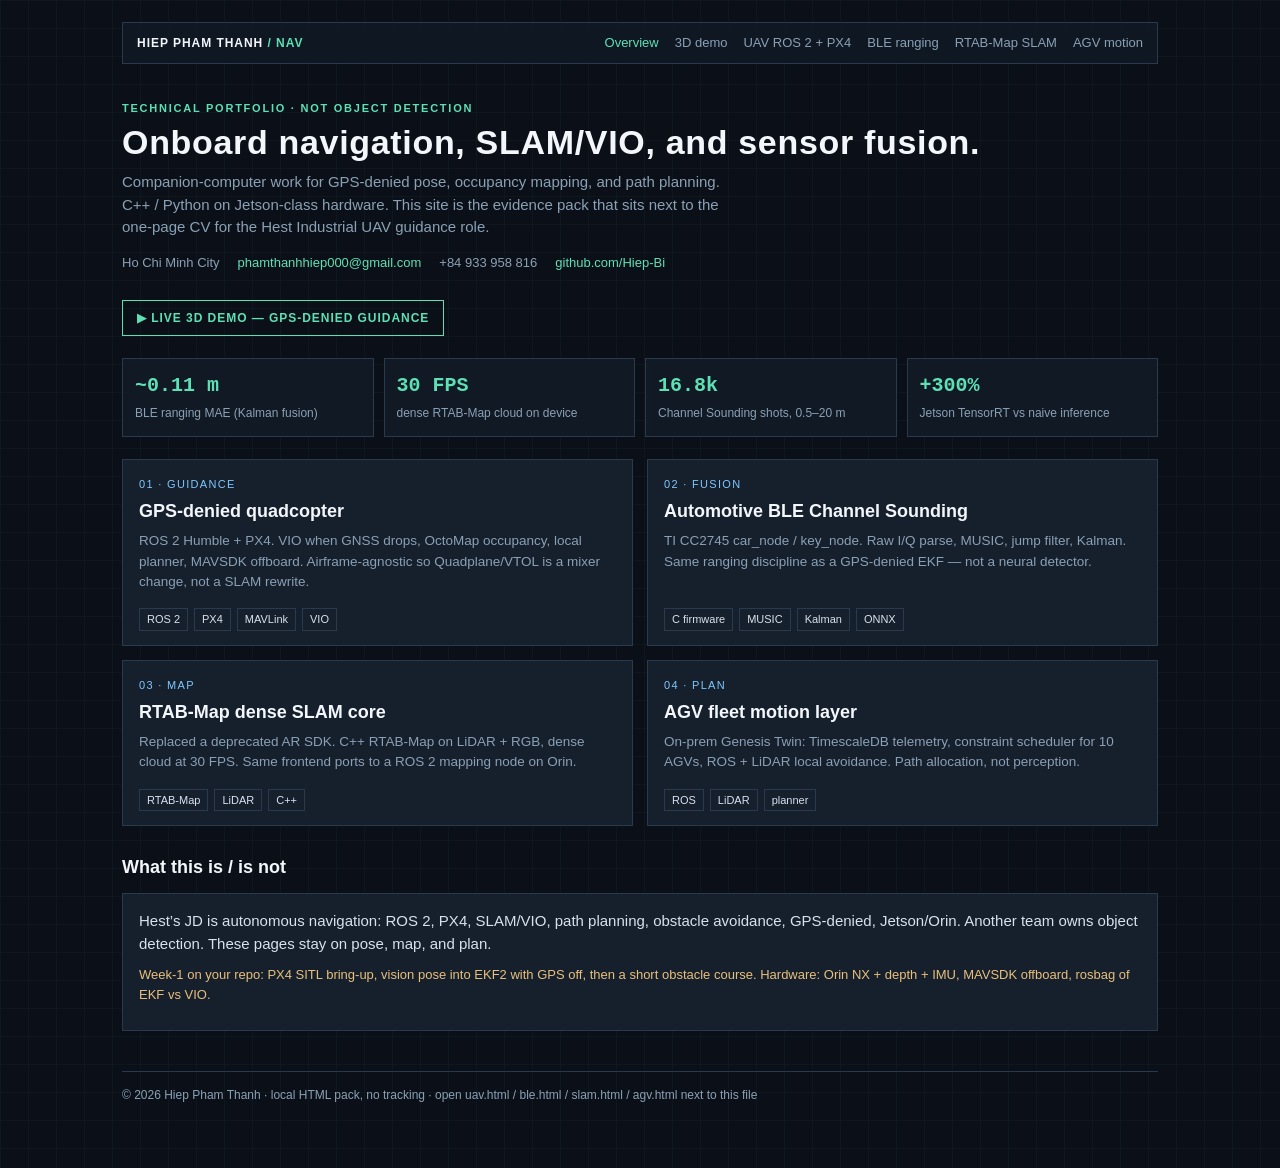
<file: index.html>
<!DOCTYPE html>
<html lang="en">
<head>
  <meta charset="utf-8" />
  <meta name="viewport" content="width=device-width, initial-scale=1" />
  <title>Hiep Pham Thanh — Navigation portfolio</title>
  <link rel="stylesheet" href="css/site.css" />
</head>
<body>
  <div class="wrap">
    <nav>
      <div class="brand">HIEP PHAM THANH <span>/ NAV</span></div>
      <div class="links">
        <a class="on" href="index.html">Overview</a>
        <a href="demo.html">3D demo</a>
        <a href="uav.html">UAV ROS 2 + PX4</a>
        <a href="ble.html">BLE ranging</a>
        <a href="slam.html">RTAB-Map SLAM</a>
        <a href="agv.html">AGV motion</a>
      </div>
    </nav>

    <header class="hero">
      <div class="kicker">Technical portfolio · not object detection</div>
      <h1>Onboard navigation, SLAM/VIO, and sensor fusion.</h1>
      <p class="lede">Companion-computer work for GPS-denied pose, occupancy mapping, and path planning. C++ / Python on Jetson-class hardware. This site is the evidence pack that sits next to the one-page CV for the Hest Industrial UAV guidance role.</p>
      <div class="meta">
        <span>Ho Chi Minh City</span>
        <span><a href="mailto:phamthanhhiep000@gmail.com">phamthanhhiep000@gmail.com</a></span>
        <span>+84 933 958 816</span>
        <span><a href="https://github.com/Hiep-Bi">github.com/Hiep-Bi</a></span>
      </div>
    </header>

    <p style="margin:0 0 16px"><a href="demo.html" style="display:inline-block;border:1px solid var(--accent);color:var(--accent);padding:8px 14px;letter-spacing:0.08em;font-size:12px;font-weight:700">▶ LIVE 3D DEMO — GPS-DENIED GUIDANCE</a></p>

    <div class="stats">
      <div class="stat"><b>~0.11 m</b><span>BLE ranging MAE (Kalman fusion)</span></div>
      <div class="stat"><b>30 FPS</b><span>dense RTAB-Map cloud on device</span></div>
      <div class="stat"><b>16.8k</b><span>Channel Sounding shots, 0.5–20 m</span></div>
      <div class="stat"><b>+300%</b><span>Jetson TensorRT vs naive inference</span></div>
    </div>

    <div class="grid">
      <a class="card" href="uav.html">
        <div class="id">01 · GUIDANCE</div>
        <h2>GPS-denied quadcopter</h2>
        <p>ROS 2 Humble + PX4. VIO when GNSS drops, OctoMap occupancy, local planner, MAVSDK offboard. Airframe-agnostic so Quadplane/VTOL is a mixer change, not a SLAM rewrite.</p>
        <div class="tagrow"><span class="tag">ROS 2</span><span class="tag">PX4</span><span class="tag">MAVLink</span><span class="tag">VIO</span></div>
      </a>
      <a class="card" href="ble.html">
        <div class="id">02 · FUSION</div>
        <h2>Automotive BLE Channel Sounding</h2>
        <p>TI CC2745 car_node / key_node. Raw I/Q parse, MUSIC, jump filter, Kalman. Same ranging discipline as a GPS-denied EKF — not a neural detector.</p>
        <div class="tagrow"><span class="tag">C firmware</span><span class="tag">MUSIC</span><span class="tag">Kalman</span><span class="tag">ONNX</span></div>
      </a>
      <a class="card" href="slam.html">
        <div class="id">03 · MAP</div>
        <h2>RTAB-Map dense SLAM core</h2>
        <p>Replaced a deprecated AR SDK. C++ RTAB-Map on LiDAR + RGB, dense cloud at 30 FPS. Same frontend ports to a ROS 2 mapping node on Orin.</p>
        <div class="tagrow"><span class="tag">RTAB-Map</span><span class="tag">LiDAR</span><span class="tag">C++</span></div>
      </a>
      <a class="card" href="agv.html">
        <div class="id">04 · PLAN</div>
        <h2>AGV fleet motion layer</h2>
        <p>On-prem Genesis Twin: TimescaleDB telemetry, constraint scheduler for 10 AGVs, ROS + LiDAR local avoidance. Path allocation, not perception.</p>
        <div class="tagrow"><span class="tag">ROS</span><span class="tag">LiDAR</span><span class="tag">planner</span></div>
      </a>
    </div>

    <h3>What this is / is not</h3>
    <div class="panel">
      <p>Hest’s JD is autonomous navigation: ROS 2, PX4, SLAM/VIO, path planning, obstacle avoidance, GPS-denied, Jetson/Orin. Another team owns object detection. These pages stay on pose, map, and plan.</p>
      <p class="note">Week-1 on your repo: PX4 SITL bring-up, vision pose into EKF2 with GPS off, then a short obstacle course. Hardware: Orin NX + depth + IMU, MAVSDK offboard, rosbag of EKF vs VIO.</p>
    </div>

    <footer>© 2026 Hiep Pham Thanh · local HTML pack, no tracking · open uav.html / ble.html / slam.html / agv.html next to this file</footer>
  </div>
</body>
</html>
</file>
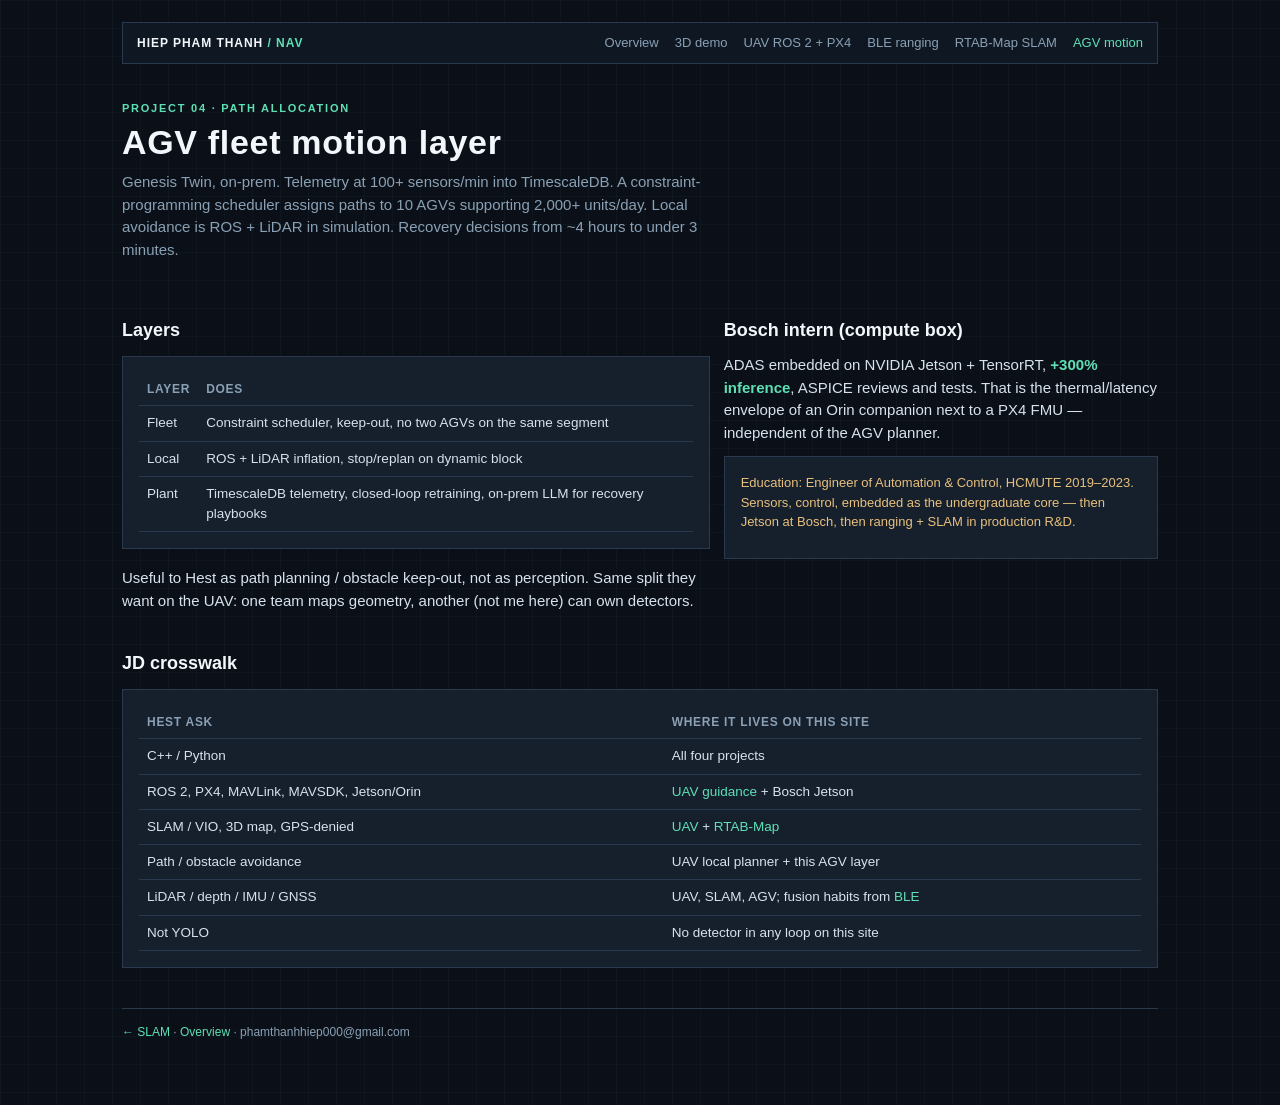
<file: agv.html>
<!DOCTYPE html>
<html lang="en">
<head>
  <meta charset="utf-8" />
  <meta name="viewport" content="width=device-width, initial-scale=1" />
  <title>AGV motion layer</title>
  <link rel="stylesheet" href="css/site.css" />
</head>
<body>
  <div class="wrap">
    <nav>
      <div class="brand">HIEP PHAM THANH <span>/ NAV</span></div>
      <div class="links">
        <a href="index.html">Overview</a>
        <a href="demo.html">3D demo</a>
        <a href="uav.html">UAV ROS 2 + PX4</a>
        <a href="ble.html">BLE ranging</a>
        <a href="slam.html">RTAB-Map SLAM</a>
        <a class="on" href="agv.html">AGV motion</a>
      </div>
    </nav>

    <header class="hero">
      <div class="kicker">Project 04 · path allocation</div>
      <h1>AGV fleet motion layer</h1>
      <p class="lede">Genesis Twin, on-prem. Telemetry at 100+ sensors/min into TimescaleDB. A constraint-programming scheduler assigns paths to 10 AGVs supporting 2,000+ units/day. Local avoidance is ROS + LiDAR in simulation. Recovery decisions from ~4 hours to under 3 minutes.</p>
    </header>

    <div class="two">
      <div>
        <h3>Layers</h3>
        <div class="panel">
          <table>
            <tr><th>Layer</th><th>Does</th></tr>
            <tr><td>Fleet</td><td>Constraint scheduler, keep-out, no two AGVs on the same segment</td></tr>
            <tr><td>Local</td><td>ROS + LiDAR inflation, stop/replan on dynamic block</td></tr>
            <tr><td>Plant</td><td>TimescaleDB telemetry, closed-loop retraining, on-prem LLM for recovery playbooks</td></tr>
          </table>
        </div>
        <p>Useful to Hest as path planning / obstacle keep-out, not as perception. Same split they want on the UAV: one team maps geometry, another (not me here) can own detectors.</p>
      </div>
      <div>
        <h3>Bosch intern (compute box)</h3>
        <p>ADAS embedded on NVIDIA Jetson + TensorRT, <b style="color:#5ee0b5">+300% inference</b>, ASPICE reviews and tests. That is the thermal/latency envelope of an Orin companion next to a PX4 FMU — independent of the AGV planner.</p>
        <div class="panel">
          <p class="note">Education: Engineer of Automation &amp; Control, HCMUTE 2019–2023. Sensors, control, embedded as the undergraduate core — then Jetson at Bosch, then ranging + SLAM in production R&amp;D.</p>
        </div>
      </div>
    </div>

    <h3>JD crosswalk</h3>
    <div class="panel">
      <table>
        <tr><th>Hest ask</th><th>Where it lives on this site</th></tr>
        <tr><td>C++ / Python</td><td>All four projects</td></tr>
        <tr><td>ROS 2, PX4, MAVLink, MAVSDK, Jetson/Orin</td><td><a href="uav.html">UAV guidance</a> + Bosch Jetson</td></tr>
        <tr><td>SLAM / VIO, 3D map, GPS-denied</td><td><a href="uav.html">UAV</a> + <a href="slam.html">RTAB-Map</a></td></tr>
        <tr><td>Path / obstacle avoidance</td><td>UAV local planner + this AGV layer</td></tr>
        <tr><td>LiDAR / depth / IMU / GNSS</td><td>UAV, SLAM, AGV; fusion habits from <a href="ble.html">BLE</a></td></tr>
        <tr><td>Not YOLO</td><td>No detector in any loop on this site</td></tr>
      </table>
    </div>

    <footer><a href="slam.html">← SLAM</a> · <a href="index.html">Overview</a> · phamthanhhiep000@gmail.com</footer>
  </div>
</body>
</html>
</file>
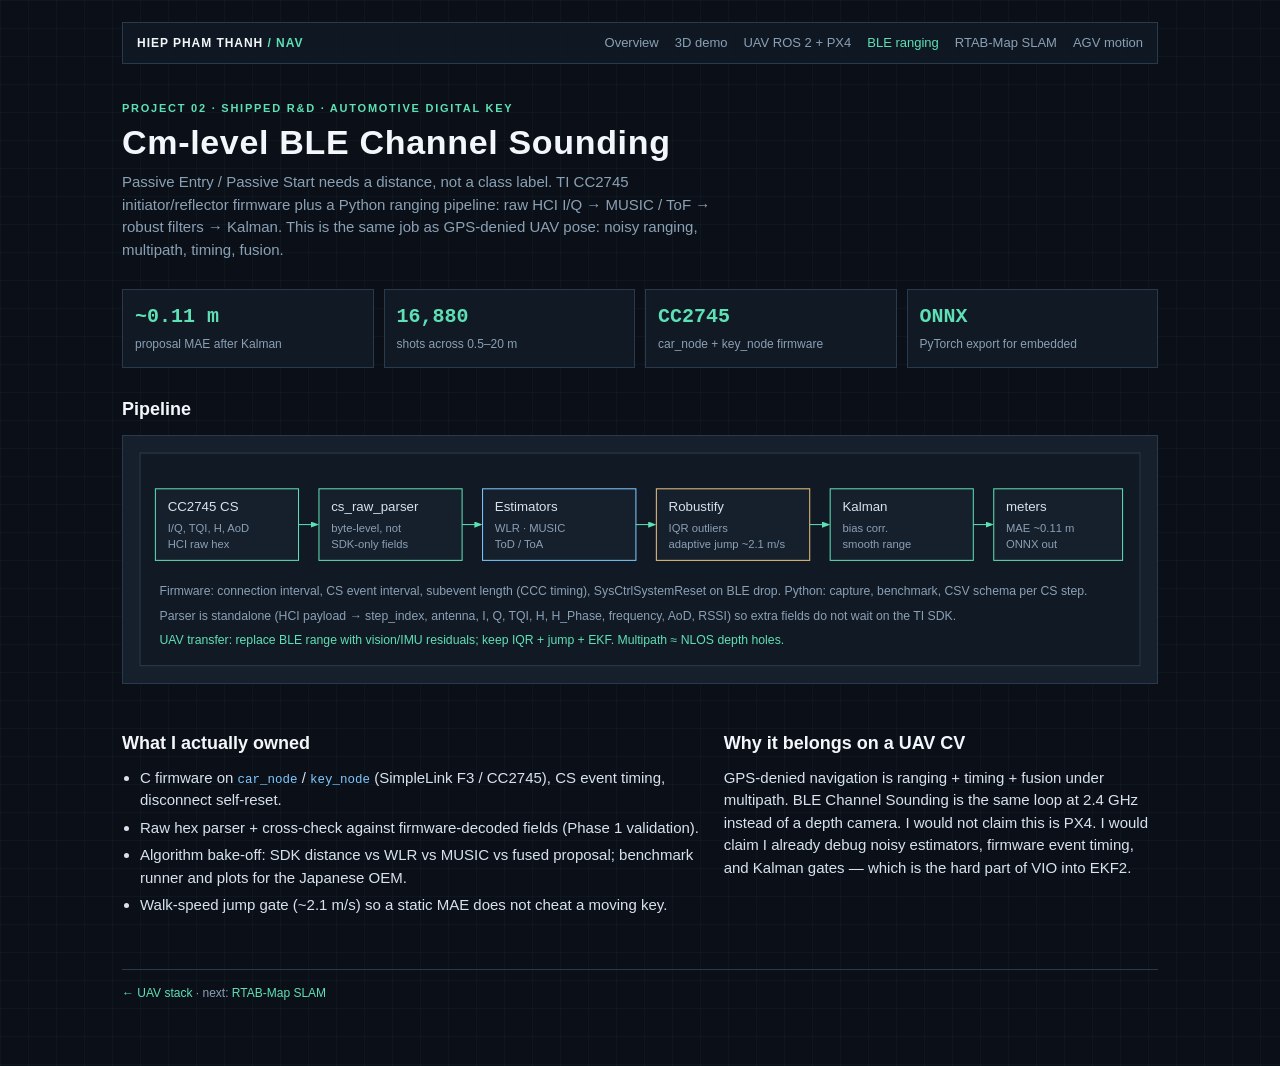
<file: ble.html>
<!DOCTYPE html>
<html lang="en">
<head>
  <meta charset="utf-8" />
  <meta name="viewport" content="width=device-width, initial-scale=1" />
  <title>BLE Channel Sounding — ranging</title>
  <link rel="stylesheet" href="css/site.css" />
</head>
<body>
  <div class="wrap">
    <nav>
      <div class="brand">HIEP PHAM THANH <span>/ NAV</span></div>
      <div class="links">
        <a href="index.html">Overview</a>
        <a href="demo.html">3D demo</a>
        <a href="uav.html">UAV ROS 2 + PX4</a>
        <a class="on" href="ble.html">BLE ranging</a>
        <a href="slam.html">RTAB-Map SLAM</a>
        <a href="agv.html">AGV motion</a>
      </div>
    </nav>

    <header class="hero">
      <div class="kicker">Project 02 · shipped R&amp;D · automotive digital key</div>
      <h1>Cm-level BLE Channel Sounding</h1>
      <p class="lede">Passive Entry / Passive Start needs a distance, not a class label. TI CC2745 initiator/reflector firmware plus a Python ranging pipeline: raw HCI I/Q → MUSIC / ToF → robust filters → Kalman. This is the same job as GPS-denied UAV pose: noisy ranging, multipath, timing, fusion.</p>
    </header>

    <div class="stats">
      <div class="stat"><b>~0.11 m</b><span>proposal MAE after Kalman</span></div>
      <div class="stat"><b>16,880</b><span>shots across 0.5–20 m</span></div>
      <div class="stat"><b>CC2745</b><span>car_node + key_node firmware</span></div>
      <div class="stat"><b>ONNX</b><span>PyTorch export for embedded</span></div>
    </div>

    <h3>Pipeline</h3>
    <div class="panel">
      <svg class="diagram" viewBox="0 0 980 210" role="img" aria-label="BLE ranging pipeline">
        <rect x="1" y="1" width="978" height="208" fill="#111924" stroke="#2a3a4e"/>
        <defs>
          <marker id="arrb" markerWidth="8" markerHeight="8" refX="6" refY="3" orient="auto"><path d="M0,0 L8,3 L0,6 Z" fill="#5ee0b5"/></marker>
        </defs>
        <rect x="16" y="36" width="140" height="70" fill="#161f2c" stroke="#5ee0b5"/>
        <text x="28" y="58" fill="#d7e2ee" font-size="13">CC2745 CS</text>
        <text x="28" y="78" fill="#8aa0b5" font-size="11">I/Q, TQI, H, AoD</text>
        <text x="28" y="94" fill="#8aa0b5" font-size="11">HCI raw hex</text>
        <line x1="156" y1="71" x2="174" y2="71" stroke="#5ee0b5" marker-end="url(#arrb)"/>
        <rect x="176" y="36" width="140" height="70" fill="#161f2c" stroke="#5ee0b5"/>
        <text x="188" y="58" fill="#d7e2ee" font-size="13">cs_raw_parser</text>
        <text x="188" y="78" fill="#8aa0b5" font-size="11">byte-level, not</text>
        <text x="188" y="94" fill="#8aa0b5" font-size="11">SDK-only fields</text>
        <line x1="316" y1="71" x2="334" y2="71" stroke="#5ee0b5" marker-end="url(#arrb)"/>
        <rect x="336" y="36" width="150" height="70" fill="#161f2c" stroke="#7ec8ff"/>
        <text x="348" y="58" fill="#d7e2ee" font-size="13">Estimators</text>
        <text x="348" y="78" fill="#8aa0b5" font-size="11">WLR · MUSIC</text>
        <text x="348" y="94" fill="#8aa0b5" font-size="11">ToD / ToA</text>
        <line x1="486" y1="71" x2="504" y2="71" stroke="#5ee0b5" marker-end="url(#arrb)"/>
        <rect x="506" y="36" width="150" height="70" fill="#161f2c" stroke="#e8c07d"/>
        <text x="518" y="58" fill="#d7e2ee" font-size="13">Robustify</text>
        <text x="518" y="78" fill="#8aa0b5" font-size="11">IQR outliers</text>
        <text x="518" y="94" fill="#8aa0b5" font-size="11">adaptive jump ~2.1 m/s</text>
        <line x1="656" y1="71" x2="674" y2="71" stroke="#5ee0b5" marker-end="url(#arrb)"/>
        <rect x="676" y="36" width="140" height="70" fill="#161f2c" stroke="#5ee0b5"/>
        <text x="688" y="58" fill="#d7e2ee" font-size="13">Kalman</text>
        <text x="688" y="78" fill="#8aa0b5" font-size="11">bias corr.</text>
        <text x="688" y="94" fill="#8aa0b5" font-size="11">smooth range</text>
        <line x1="816" y1="71" x2="834" y2="71" stroke="#5ee0b5" marker-end="url(#arrb)"/>
        <rect x="836" y="36" width="126" height="70" fill="#161f2c" stroke="#5ee0b5"/>
        <text x="848" y="58" fill="#d7e2ee" font-size="13">meters</text>
        <text x="848" y="78" fill="#8aa0b5" font-size="11">MAE ~0.11 m</text>
        <text x="848" y="94" fill="#8aa0b5" font-size="11">ONNX out</text>
        <text x="20" y="140" fill="#8aa0b5" font-size="12">Firmware: connection interval, CS event interval, subevent length (CCC timing), SysCtrlSystemReset on BLE drop. Python: capture, benchmark, CSV schema per CS step.</text>
        <text x="20" y="164" fill="#8aa0b5" font-size="12">Parser is standalone (HCI payload → step_index, antenna, I, Q, TQI, H, H_Phase, frequency, AoD, RSSI) so extra fields do not wait on the TI SDK.</text>
        <text x="20" y="188" fill="#5ee0b5" font-size="12">UAV transfer: replace BLE range with vision/IMU residuals; keep IQR + jump + EKF. Multipath ≈ NLOS depth holes.</text>
      </svg>
    </div>

    <div class="two">
      <div>
        <h3>What I actually owned</h3>
        <ul>
          <li>C firmware on <code>car_node</code> / <code>key_node</code> (SimpleLink F3 / CC2745), CS event timing, disconnect self-reset.</li>
          <li>Raw hex parser + cross-check against firmware-decoded fields (Phase 1 validation).</li>
          <li>Algorithm bake-off: SDK distance vs WLR vs MUSIC vs fused proposal; benchmark runner and plots for the Japanese OEM.</li>
          <li>Walk-speed jump gate (~2.1 m/s) so a static MAE does not cheat a moving key.</li>
        </ul>
      </div>
      <div>
        <h3>Why it belongs on a UAV CV</h3>
        <p>GPS-denied navigation is ranging + timing + fusion under multipath. BLE Channel Sounding is the same loop at 2.4 GHz instead of a depth camera. I would not claim this is PX4. I would claim I already debug noisy estimators, firmware event timing, and Kalman gates — which is the hard part of VIO into EKF2.</p>
      </div>
    </div>

    <footer><a href="uav.html">← UAV stack</a> · next: <a href="slam.html">RTAB-Map SLAM</a></footer>
  </div>
</body>
</html>
</file>
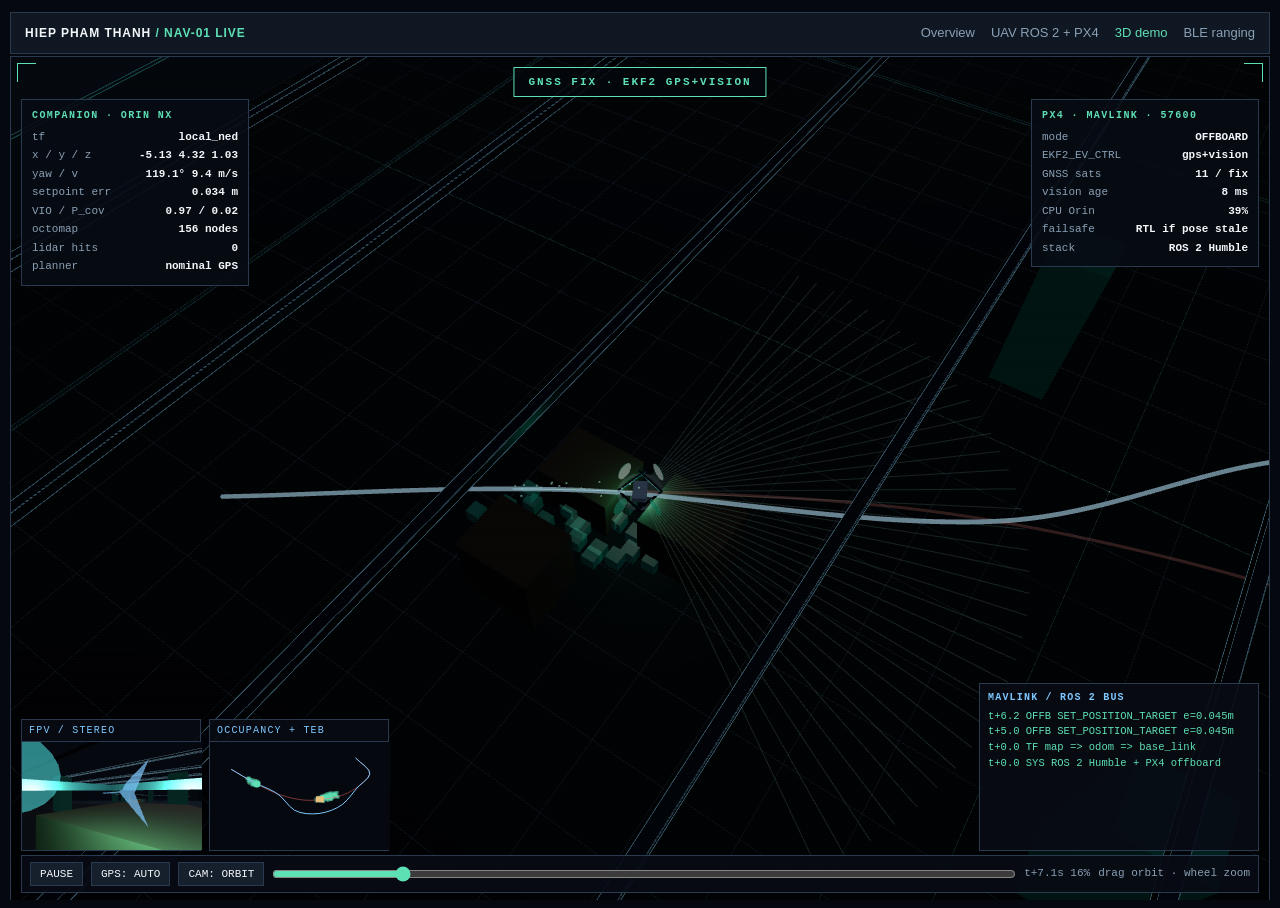
<file: demo.html>
<!DOCTYPE html>
<html lang="en">
<head>
  <meta charset="utf-8" />
  <meta name="viewport" content="width=device-width, initial-scale=1" />
  <title>NAV-01 · GPS-denied guidance demo</title>
  <link rel="stylesheet" href="css/site.css" />
  <style>
    html, body { height: 100%; overflow: hidden; background: #05080e; }
    .wrap { max-width: none; padding: 0; height: 100%; }
    nav { margin: 8px 10px 0; }
    #stage { position: relative; height: calc(100% - 52px); margin: 6px 10px 10px; border: 1px solid #2a3a4e; background: #05080e; overflow: hidden; }
    canvas.webgl { display: block; width: 100%; height: 100%; }
    .scan {
      pointer-events: none; position: absolute; inset: 0;
      background: repeating-linear-gradient(transparent, transparent 2px, rgba(94,224,181,0.025) 3px);
    }
    .hud { position: absolute; inset: 0; pointer-events: none; font-family: Consolas, "Cascadia Mono", monospace; }
    .hud * { pointer-events: auto; }
    .banner {
      position: absolute; top: 10px; left: 50%; transform: translateX(-50%);
      letter-spacing: 0.18em; font-size: 11px; font-weight: 700;
      color: #e8c07d; border: 1px solid #e8c07d; padding: 6px 14px;
      background: rgba(5,8,14,0.78); white-space: nowrap;
    }
    .banner.go { color: #5ee0b5; border-color: #5ee0b5; }
    .banner.bad { color: #ff6b6b; border-color: #ff6b6b; animation: pulse 0.7s infinite; }
    @keyframes pulse { 50% { opacity: 0.45; } }
    .panel-hud {
      position: absolute; background: rgba(8,12,20,0.86);
      border: 1px solid #2a3a4e; padding: 8px 10px; width: 228px;
      font-size: 11px; color: #8aa0b5;
    }
    .panel-hud h4 { color: #5ee0b5; font-size: 10px; letter-spacing: 0.14em; margin: 0 0 6px; }
    .row { display: flex; justify-content: space-between; gap: 8px; margin: 2px 0; }
    .row b { color: #f3f7fb; font-weight: 600; }
    .warn { color: #e8c07d !important; }
    .err { color: #ff8a8a !important; }
    .left { left: 10px; top: 42px; }
    .right { right: 10px; top: 42px; }
    .log {
      position: absolute; right: 10px; bottom: 52px; width: 280px; height: 168px;
      background: rgba(8,12,20,0.88); border: 1px solid #2a3a4e; overflow: hidden;
      font-size: 10.5px; color: #8aa0b5; padding: 6px 8px;
    }
    .log h4 { color: #7ec8ff; font-size: 10px; letter-spacing: 0.12em; margin: 0 0 4px; }
    .log .line { white-space: nowrap; }
    .log .ok { color: #5ee0b5; }
    .log .y { color: #e8c07d; }
    .log .r { color: #ff8a8a; }
    .feeds { position: absolute; left: 10px; bottom: 52px; display: flex; gap: 8px; }
    .feed { width: 180px; background: rgba(8,12,20,0.88); border: 1px solid #2a3a4e; }
    .feed .cap { font-size: 10px; letter-spacing: 0.12em; color: #7ec8ff; padding: 3px 7px; border-bottom: 1px solid #2a3a4e; }
    .feed canvas { display: block; width: 180px; height: 108px; background: #05080e; }
    .bar {
      position: absolute; left: 10px; right: 10px; bottom: 10px;
      display: flex; align-items: center; gap: 8px;
      background: rgba(8,12,20,0.9); border: 1px solid #2a3a4e; padding: 6px 8px;
    }
    .bar button {
      background: #161f2c; color: #f3f7fb; border: 1px solid #2a3a4e;
      padding: 5px 9px; cursor: pointer; font: 11px Consolas, monospace;
    }
    .bar button:hover { border-color: #5ee0b5; color: #5ee0b5; }
    .bar input[type=range] { flex: 1; accent-color: #5ee0b5; }
    .hint { color: #8aa0b5; font-size: 11px; }
    .corners:before, .corners:after { content: ""; position: absolute; width: 18px; height: 18px; border: 1px solid #5ee0b5; pointer-events: none; }
    .corners:before { top: 6px; left: 6px; border-right: 0; border-bottom: 0; }
    .corners:after { top: 6px; right: 6px; border-left: 0; border-bottom: 0; }
  </style>
</head>
<body>
  <div class="wrap">
    <nav>
      <div class="brand">HIEP PHAM THANH <span>/ NAV-01 LIVE</span></div>
      <div class="links">
        <a href="index.html">Overview</a>
        <a href="uav.html">UAV ROS 2 + PX4</a>
        <a class="on" href="demo.html">3D demo</a>
        <a href="ble.html">BLE ranging</a>
      </div>
    </nav>
    <div id="stage" class="corners">
      <canvas id="view" class="webgl"></canvas>
      <div class="scan"></div>
      <div class="hud">
        <div class="banner" id="gpsBanner">GPS DENIED · VIO / EKF2 VISION</div>
        <div class="panel-hud left">
          <h4>COMPANION · ORIN NX</h4>
          <div class="row"><span>tf</span><b id="tFrame">map => odom => base</b></div>
          <div class="row"><span>x / y / z</span><b id="tPos">0 0 0</b></div>
          <div class="row"><span>yaw / v</span><b id="tYaw">0°  0.0 m/s</b></div>
          <div class="row"><span>setpoint err</span><b id="tErr">0.04 m</b></div>
          <div class="row"><span>VIO / P_cov</span><b id="tVio">0.92 / 0.04</b></div>
          <div class="row"><span>octomap</span><b id="tOcc">0 nodes</b></div>
          <div class="row"><span>lidar hits</span><b id="tLid">0</b></div>
          <div class="row"><span>planner</span><b id="tPlan">nominal</b></div>
        </div>
        <div class="panel-hud right">
          <h4>PX4 · MAVLINK · 57600</h4>
          <div class="row"><span>mode</span><b id="tMode">OFFBOARD</b></div>
          <div class="row"><span>EKF2_EV_CTRL</span><b id="tEkf">vision</b></div>
          <div class="row"><span>GNSS sats</span><b id="tGps">0 / lost</b></div>
          <div class="row"><span>vision age</span><b id="tAge">12 ms</b></div>
          <div class="row"><span>CPU Orin</span><b id="tCpu">41%</b></div>
          <div class="row"><span>failsafe</span><b>RTL if pose stale</b></div>
          <div class="row"><span>stack</span><b>ROS 2 Humble</b></div>
        </div>
        <div class="feeds">
          <div class="feed"><div class="cap">FPV / STEREO</div><canvas id="fpv" class="webgl" width="180" height="108"></canvas></div>
          <div class="feed"><div class="cap">OCCUPANCY + TEB</div><canvas id="occ" width="180" height="108"></canvas></div>
        </div>
        <div class="log" id="mavlog">
          <h4>MAVLINK / ROS 2 BUS</h4>
          <div id="logLines"></div>
        </div>
        <div class="bar">
          <button id="btnPlay">PAUSE</button>
          <button id="btnGps">GPS: AUTO</button>
          <button id="btnCam">CAM: ORBIT</button>
          <input id="scrub" type="range" min="0" max="1000" value="0" />
          <span class="hint" id="tMission">t+0.0s</span>
          <span class="hint">drag orbit · wheel zoom</span>
        </div>
      </div>
    </div>
  </div>
  <script src="vendor/three.min.js"></script>
  <script>
  (() => {
    const stage = document.getElementById("stage");
    const canvas = document.getElementById("view");
    const renderer = new THREE.WebGLRenderer({ canvas, antialias: true });
    renderer.setPixelRatio(Math.min(devicePixelRatio, 1.75));
    renderer.outputColorSpace = THREE.SRGBColorSpace;
    renderer.setClearColor(0x05080e, 1);
    renderer.toneMapping = THREE.ACESFilmicToneMapping;
    renderer.toneMappingExposure = 1.05;

    const scene = new THREE.Scene();
    scene.fog = new THREE.FogExp2(0x05080e, 0.032);
    const camera = new THREE.PerspectiveCamera(52, 1, 0.06, 90);
    const fpvCam = new THREE.PerspectiveCamera(68, 180 / 108, 0.05, 18);
    const fpvRenderer = new THREE.WebGLRenderer({ canvas: document.getElementById("fpv"), antialias: true });
    fpvRenderer.setSize(180, 108, false);
    fpvRenderer.setClearColor(0x05080e, 1);
    const occCanvas = document.getElementById("occ");
    const occCtx = occCanvas.getContext("2d");

    scene.add(new THREE.HemisphereLight(0x9ec4ff, 0x1a140e, 0.42));
    const sun = new THREE.DirectionalLight(0xeaf3ff, 0.7);
    sun.position.set(8, 14, 3);
    scene.add(sun);
    const hangar = new THREE.PointLight(0x3aa0ff, 0.55, 40);
    hangar.position.set(4, 3.4, 2);
    scene.add(hangar);
    const noseLight = new THREE.PointLight(0x5ee0b5, 2.2, 7);
    scene.add(noseLight);
    const strobe = new THREE.PointLight(0xffffff, 0, 4);
    scene.add(strobe);

    scene.add(new THREE.GridHelper(36, 36, 0x1e3a3a, 0x121a24));
    const floor = new THREE.Mesh(
      new THREE.PlaneGeometry(36, 36),
      new THREE.MeshStandardMaterial({ color: 0x0b1118, metalness: 0.35, roughness: 0.85 })
    );
    floor.rotation.x = -Math.PI / 2;
    scene.add(floor);

    const matSteel = new THREE.MeshStandardMaterial({ color: 0x243140, metalness: 0.55, roughness: 0.45 });
    const matPillar = new THREE.MeshStandardMaterial({ color: 0x0f3d36, emissive: 0x06241f, metalness: 0.3, roughness: 0.5 });
    const matCrate = new THREE.MeshStandardMaterial({ color: 0x3a2a18, metalness: 0.1, roughness: 0.8 });
    const matAmber = new THREE.MeshStandardMaterial({ color: 0x8a5a12, emissive: 0x3a2208, metalness: 0.2, roughness: 0.6 });

    function box(w, h, d, x, y, z, mat) {
      const m = new THREE.Mesh(new THREE.BoxGeometry(w, h, d), mat);
      m.position.set(x, y, z);
      scene.add(m);
      return m;
    }
    function edges(mesh, color) {
      const e = new THREE.LineSegments(new THREE.EdgesGeometry(mesh.geometry), new THREE.LineBasicMaterial({ color }));
      e.position.copy(mesh.position);
      e.rotation.copy(mesh.rotation);
      scene.add(e);
    }
    function wall(w, h, d, x, y, z) {
      const m = box(w, h, d, x, y, z, new THREE.MeshStandardMaterial({
        color: 0x15202c, transparent: true, opacity: 0.22, metalness: 0.2, roughness: 0.7, side: THREE.DoubleSide
      }));
      edges(m, 0x2f5a5a);
    }
    wall(34, 3.6, 0.08, 3, 1.8, -8.4);
    wall(34, 3.6, 0.08, 3, 1.8, 12.2);
    wall(0.08, 3.6, 20.8, -14, 1.8, 1.9);
    wall(0.08, 3.6, 20.8, 20, 1.8, 1.9);

    for (let i = -12; i <= 18; i += 3.2) {
      const beam = box(0.12, 0.12, 20.4, i, 3.45, 1.9, matSteel);
      edges(beam, 0x4a6a7a);
    }

    const pillars = [];
    [[3.8, 1.2], [7.6, -2.1], [11.4, 3.4], [1.1, 5.4], [14.2, -0.4], [-1.8, -1.6], [9.2, 7.1]].forEach(([x, z]) => {
      pillars.push(box(0.85, 2.4, 0.85, x, 1.2, z, matPillar));
    });
    [[-6, 4.2], [-4.4, 4.2], [-6, 5.8], [16.2, 8.2], [17.6, 8.2]].forEach(([x, z], i) => {
      box(1.1, 0.7 + (i % 3) * 0.25, 0.9, x, 0.45, z, i > 2 ? matAmber : matCrate);
    });

    const agv = new THREE.Group();
    const agvBody = new THREE.Mesh(new THREE.BoxGeometry(1.6, 0.45, 0.9), matAmber);
    agvBody.position.y = 0.28;
    agv.add(agvBody);
    const agvLight = new THREE.PointLight(0xe8c07d, 1.1, 5);
    agvLight.position.set(0.7, 0.4, 0);
    agv.add(agvLight);
    scene.add(agv);

    function makeDrone() {
      const g = new THREE.Group();
      const body = new THREE.Mesh(new THREE.BoxGeometry(0.28, 0.08, 0.18),
        new THREE.MeshStandardMaterial({ color: 0xd8e2ee, metalness: 0.7, roughness: 0.22 }));
      g.add(body);
      const armMat = new THREE.MeshStandardMaterial({ color: 0x2a3544, metalness: 0.5, roughness: 0.4 });
      const propMat = new THREE.MeshStandardMaterial({ color: 0x5ee0b5, emissive: 0x146b4d, emissiveIntensity: 0.7, transparent: true, opacity: 0.5 });
      [[1, 1], [1, -1], [-1, 1], [-1, -1]].forEach(([sx, sz], i) => {
        const arm = new THREE.Mesh(new THREE.BoxGeometry(0.46, 0.018, 0.028), armMat);
        arm.position.set(sx * 0.16, 0.01, sz * 0.12);
        arm.rotation.y = Math.atan2(sz, sx);
        g.add(arm);
        const prop = new THREE.Mesh(new THREE.CylinderGeometry(0.12, 0.12, 0.008, 20), propMat);
        prop.rotation.x = Math.PI / 2;
        prop.position.set(sx * 0.28, 0.055, sz * 0.22);
        prop.userData.spin = i % 2 ? 1 : -1;
        g.add(prop);
      });
      const ring = new THREE.Mesh(
        new THREE.RingGeometry(0.35, 0.42, 32),
        new THREE.MeshBasicMaterial({ color: 0x7ec8ff, transparent: true, opacity: 0.28, side: THREE.DoubleSide })
      );
      ring.rotation.x = -Math.PI / 2;
      ring.userData.cov = true;
      g.add(ring);
      return g;
    }
    const drone = makeDrone();
    scene.add(drone);

    const nLidar = 36;
    const lidarPos = new Float32Array(nLidar * 6);
    const lidarGeo = new THREE.BufferGeometry();
    lidarGeo.setAttribute("position", new THREE.BufferAttribute(lidarPos, 3));
    const lidarLine = new THREE.LineSegments(lidarGeo, new THREE.LineBasicMaterial({
      color: 0x5ee0b5, transparent: true, opacity: 0.16
    }));
    scene.add(lidarLine);

    const nominal = new THREE.CatmullRomCurve3([
      new THREE.Vector3(-10, 0.45, 7.2),
      new THREE.Vector3(-6, 0.95, 4.8),
      new THREE.Vector3(-1.2, 1.25, 2.4),
      new THREE.Vector3(3.8, 1.3, 1.2),
      new THREE.Vector3(8.2, 1.35, 1.5),
      new THREE.Vector3(12.4, 1.28, 2.8),
      new THREE.Vector3(16.2, 1.15, 6.4),
      new THREE.Vector3(13.5, 0.95, 9.4),
    ]);
    const detour = new THREE.CatmullRomCurve3([
      new THREE.Vector3(-10, 0.45, 7.2),
      new THREE.Vector3(-6, 0.95, 4.8),
      new THREE.Vector3(-1.2, 1.25, 2.4),
      new THREE.Vector3(2.2, 1.38, -0.9),
      new THREE.Vector3(6.6, 1.42, -1.4),
      new THREE.Vector3(10.8, 1.35, 0.2),
      new THREE.Vector3(13.8, 1.28, 3.6),
      new THREE.Vector3(16.2, 1.15, 6.4),
      new THREE.Vector3(13.5, 0.95, 9.4),
    ]);
    scene.add(new THREE.Mesh(
      new THREE.TubeGeometry(nominal, 160, 0.018, 6, false),
      new THREE.MeshBasicMaterial({ color: 0xff6b6b, transparent: true, opacity: 0.22 })
    ));
    const detourMesh = new THREE.Mesh(
      new THREE.TubeGeometry(detour, 180, 0.03, 8, false),
      new THREE.MeshBasicMaterial({ color: 0x7ec8ff, transparent: true, opacity: 0.7 })
    );
    scene.add(detourMesh);

    const trailPts = [];
    const trailGeo = new THREE.BufferGeometry();
    const trail = new THREE.Line(trailGeo, new THREE.LineBasicMaterial({ color: 0x5ee0b5 }));
    scene.add(trail);

    const sparksGeo = new THREE.BufferGeometry();
    const sparkN = 90;
    const sparkArr = new Float32Array(sparkN * 3);
    sparksGeo.setAttribute("position", new THREE.BufferAttribute(sparkArr, 3));
    scene.add(new THREE.Points(sparksGeo, new THREE.PointsMaterial({ color: 0x5ee0b5, size: 0.045, transparent: true, opacity: 0.7 })));

    const maxOcc = 1600;
    const occMesh = new THREE.InstancedMesh(
      new THREE.BoxGeometry(0.2, 0.2, 0.2),
      new THREE.MeshStandardMaterial({ color: 0x5ee0b5, transparent: true, opacity: 0.3, roughness: 0.45 }),
      maxOcc
    );
    occMesh.instanceMatrix.setUsage(THREE.DynamicDrawUsage);
    occMesh.count = 0;
    scene.add(occMesh);
    const dummy = new THREE.Object3D();
    const occMap = new Map();
    function considerOcc(x, y, z) {
      const k = (x * 5 | 0) + "," + (y * 5 | 0) + "," + (z * 5 | 0);
      if (occMap.has(k) || occMap.size >= maxOcc) return;
      occMap.set(k, { x, y, z });
    }
    function harvest(pos, agvPos) {
      pillars.forEach((p) => {
        if (pos.distanceTo(p.position) < 5.5) {
          for (let i = 0; i < 8; i++) {
            considerOcc(p.position.x + (Math.random() - 0.5) * 1.15, 0.15 + Math.random() * 2.1, p.position.z + (Math.random() - 0.5) * 1.15);
          }
        }
      });
      for (let i = 0; i < 6; i++) {
        considerOcc(agvPos.x + (Math.random() - 0.5) * 1.7, 0.12 + Math.random() * 0.5, agvPos.z + (Math.random() - 0.5) * 1.0);
      }
      for (let i = 0; i < 2; i++) {
        considerOcc(pos.x + (Math.random() - 0.5), 0.08 + Math.random() * 0.2, pos.z + (Math.random() - 0.5));
      }
    }
    function syncOcc() {
      let i = 0;
      occMap.forEach((c) => {
        dummy.position.set(c.x, c.y, c.z);
        dummy.updateMatrix();
        occMesh.setMatrixAt(i++, dummy.matrix);
      });
      occMesh.count = i;
      occMesh.instanceMatrix.needsUpdate = true;
    }

    let playing = true, gpsMode = "auto", camMode = "orbit", t = 0.12;
    const orbit = { theta: 0.95, phi: 0.62, r: 11.5 };
    let dragging = false, lx = 0, ly = 0;
    const logs = [];
    function log(kind, msg) {
      logs.unshift({ kind, msg, id: Math.random() });
      if (logs.length > 11) logs.pop();
      document.getElementById("logLines").innerHTML = logs.map((l) =>
        `<div class="line ${l.kind}">${l.msg}</div>`
      ).join("");
    }
    let lastLogT = -1, lastEvent = "";

    canvas.addEventListener("pointerdown", (e) => { dragging = true; lx = e.clientX; ly = e.clientY; });
    window.addEventListener("pointerup", () => dragging = false);
    window.addEventListener("pointermove", (e) => {
      if (!dragging || camMode !== "orbit") return;
      orbit.theta -= (e.clientX - lx) * 0.005;
      orbit.phi = Math.min(1.2, Math.max(0.16, orbit.phi + (e.clientY - ly) * 0.005));
      lx = e.clientX; ly = e.clientY;
    });
    stage.addEventListener("wheel", (e) => {
      e.preventDefault();
      orbit.r = Math.min(16, Math.max(3, orbit.r + e.deltaY * 0.006));
    }, { passive: false });

    document.getElementById("btnPlay").onclick = () => {
      playing = !playing;
      document.getElementById("btnPlay").textContent = playing ? "PAUSE" : "PLAY";
    };
    document.getElementById("btnGps").onclick = () => {
      gpsMode = gpsMode === "auto" ? "off" : gpsMode === "off" ? "on" : "auto";
      document.getElementById("btnGps").textContent = "GPS: " + gpsMode.toUpperCase();
    };
    document.getElementById("btnCam").onclick = () => {
      camMode = camMode === "chase" ? "orbit" : camMode === "orbit" ? "top" : "chase";
      document.getElementById("btnCam").textContent = "CAM: " + camMode.toUpperCase();
    };
    const scrub = document.getElementById("scrub");
    scrub.oninput = () => { t = Number(scrub.value) / 1000; };

    function resize() {
      const w = stage.clientWidth, h = stage.clientHeight;
      renderer.setSize(w, h, false);
      camera.aspect = w / Math.max(h, 1);
      camera.updateProjectionMatrix();
    }
    window.addEventListener("resize", resize);
    resize();

    const tmp = new THREE.Vector3();
    const look = new THREE.Vector3();
    const clock = new THREE.Clock();
    let sparkI = 0;

    log("ok", "t+0.0  SYS  ROS 2 Humble + PX4 offboard");
    log("ok", "t+0.0  TF    map => odom => base_link");

    function tick() {
      requestAnimationFrame(tick);
      const dt = Math.min(clock.getDelta(), 0.05);
      if (playing) t = (t + dt * 0.045) % 1;
      scrub.value = String(Math.floor(t * 1000));
      const missionT = t * 42;

      const gpsDrop = t > 0.18 && t < 0.92;
      const gpsOn = gpsMode === "on" ? true : gpsMode === "off" ? false : !gpsDrop;
      const replan = t > 0.36;
      const curve = replan ? detour : nominal;
      const u = Math.min(0.999, t);
      const p = curve.getPointAt(u);
      const tan = curve.getTangentAt(u);
      const speed = tan.length() * 9.4;

      agv.position.set(2.4 + Math.sin(missionT * 0.35) * 7.2, 0, 1.35 + Math.cos(missionT * 0.22) * 2.1);
      agv.rotation.y = Math.atan2(Math.cos(missionT * 0.35) * 7.2, -Math.sin(missionT * 0.22) * 2.1);

      const dodge = Math.max(0, 2.6 - p.distanceTo(agv.position));
      p.y += dodge * 0.08;
      p.z -= dodge * 0.18;

      const wobble = gpsOn ? 0.015 : 0.045 + (1 - Math.min(1, (t - 0.18) * 4)) * 0.08;
      drone.position.copy(p);
      drone.lookAt(p.x + tan.x, p.y + tan.y, p.z + tan.z);
      drone.rotation.z += Math.sin(missionT * 7) * wobble;
      drone.children.forEach((ch) => {
        if (ch.userData.spin) ch.rotation.z += dt * 32 * ch.userData.spin;
        if (ch.userData.cov) {
          const s = gpsOn ? 0.7 : 1.15 + Math.sin(missionT * 3) * 0.25;
          ch.scale.setScalar(s);
          ch.material.opacity = gpsOn ? 0.18 : 0.4;
        }
      });
      noseLight.position.copy(p);
      strobe.position.copy(p);
      strobe.intensity = (Math.floor(missionT * 2) % 2) ? 1.6 : 0.05;

      trailPts.push(p.clone());
      if (trailPts.length > 280) trailPts.shift();
      trailGeo.setFromPoints(trailPts);
      sparkArr[sparkI * 3] = p.x + (Math.random() - 0.5) * 0.2;
      sparkArr[sparkI * 3 + 1] = p.y + (Math.random() - 0.2) * 0.15;
      sparkArr[sparkI * 3 + 2] = p.z + (Math.random() - 0.5) * 0.2;
      sparkI = (sparkI + 1) % sparkN;
      sparksGeo.attributes.position.needsUpdate = true;

      let hits = 0;
      const yaw = Math.atan2(tan.x, tan.z);
      for (let i = 0; i < nLidar; i++) {
        const a = yaw + (i / nLidar - 0.5) * 2.3 + Math.sin(missionT) * 0.04;
        const ox = p.x, oy = p.y, oz = p.z;
        let len = 4.8;
        const dx = Math.sin(a), dz = Math.cos(a);
        pillars.forEach((pl) => {
          const vx = pl.position.x - ox, vz = pl.position.z - oz;
          const proj = vx * dx + vz * dz;
          if (proj > 0.2 && proj < len) {
            const px = ox + dx * proj, pz = oz + dz * proj;
            if (Math.hypot(px - pl.position.x, pz - pl.position.z) < 0.7) { len = proj; hits++; }
          }
        });
        const avx = agv.position.x - ox, avz = agv.position.z - oz;
        const aproj = avx * dx + avz * dz;
        if (aproj > 0.2 && aproj < len && Math.hypot(ox + dx * aproj - agv.position.x, oz + dz * aproj - agv.position.z) < 1.0) {
          len = aproj; hits++;
        }
        lidarPos[i * 6] = ox; lidarPos[i * 6 + 1] = oy; lidarPos[i * 6 + 2] = oz;
        lidarPos[i * 6 + 3] = ox + dx * len; lidarPos[i * 6 + 4] = oy; lidarPos[i * 6 + 5] = oz + dz * len;
      }
      lidarGeo.attributes.position.needsUpdate = true;

      harvest(p, agv.position);
      if (playing) syncOcc();

      const banner = document.getElementById("gpsBanner");
      if (!gpsOn && t > 0.18 && t < 0.26) {
        banner.textContent = "GNSS LOST · SWITCHING EKF2 => VISION POSE";
        banner.className = "banner bad";
      } else if (!gpsOn) {
        banner.textContent = "GPS DENIED · VIO LOCKED · LOCAL PLANNER TEB";
        banner.className = "banner";
      } else {
        banner.textContent = "GNSS FIX · EKF2 GPS+VISION";
        banner.className = "banner go";
      }

      const ev = !gpsOn && t > 0.18 && t < 0.27 ? "drop"
        : replan && t < 0.42 ? "replan"
        : dodge > 0.8 ? "agv"
        : t > 0.92 ? "rtl" : "";
      if (ev && ev !== lastEvent) {
        lastEvent = ev;
        if (ev === "drop") {
          log("r", "t+" + missionT.toFixed(1) + "  GNSS  sats=0  EKF2_EV_CTRL=vision");
          log("y", "t+" + missionT.toFixed(1) + "  VIO   vision_pose inject MAVLink");
        } else if (ev === "replan") {
          log("y", "t+" + missionT.toFixed(1) + "  NAV2  costmap inflation hit");
          log("ok", "t+" + missionT.toFixed(1) + "  TEB   replan around keep-out");
        } else if (ev === "agv") {
          log("y", "t+" + missionT.toFixed(1) + "  LIDAR dynamic AGV  dodge");
        } else {
          log("ok", "t+" + missionT.toFixed(1) + "  PX4   waypoint done / loiter");
        }
      }
      if (missionT - lastLogT > 1.1) {
        lastLogT = missionT;
        log("ok", "t+" + missionT.toFixed(1) + "  OFFB  SET_POSITION_TARGET  e=" + (0.03 + wobble).toFixed(3) + "m");
      }

      document.getElementById("tPos").textContent = p.x.toFixed(2) + "  " + p.z.toFixed(2) + "  " + p.y.toFixed(2);
      document.getElementById("tYaw").textContent = (yaw * 180 / Math.PI).toFixed(1) + "°  " + speed.toFixed(1) + " m/s";
      document.getElementById("tErr").textContent = (0.025 + wobble * 0.6).toFixed(3) + " m";
      document.getElementById("tVio").textContent = (gpsOn ? 0.97 : 0.84 + 0.1 * Math.sin(missionT)).toFixed(2) + " / " + (gpsOn ? 0.02 : 0.05 + wobble).toFixed(2);
      document.getElementById("tOcc").textContent = occMap.size + " nodes";
      document.getElementById("tLid").textContent = String(hits);
      document.getElementById("tPlan").textContent = replan ? (dodge > 0.6 ? "TEB dodge AGV" : "TEB detour") : "nominal GPS";
      document.getElementById("tPlan").className = replan ? "warn" : "";
      document.getElementById("tGps").textContent = gpsOn ? "11 / fix" : "0 / lost";
      document.getElementById("tGps").className = gpsOn ? "" : "err";
      document.getElementById("tEkf").textContent = gpsOn ? "gps+vision" : "vision only";
      document.getElementById("tMode").textContent = t > 0.93 ? "AUTO.LOITER" : "OFFBOARD";
      document.getElementById("tAge").textContent = (8 + (hits % 7)) + " ms";
      document.getElementById("tCpu").textContent = (38 + Math.floor(occMap.size / 80) + hits) + "%";
      document.getElementById("tFrame").textContent = gpsOn ? "local_ned" : "map => odom => base";
      document.getElementById("tMission").textContent = "t+" + missionT.toFixed(1) + "s  " + Math.floor(t * 100) + "%";

      if (camMode === "top") {
        tmp.set(p.x - 0.2, 13.5, p.z + 0.2);
        look.set(p.x, 0, p.z);
      } else if (camMode === "chase") {
        tmp.set(p.x - tan.x * 7.2, p.y + 2.6, p.z - tan.z * 7.2);
        look.set(p.x + tan.x * 3.2, p.y + 0.15, p.z + tan.z * 3.2);
      } else {
        tmp.set(
          p.x + orbit.r * Math.sin(orbit.phi) * Math.cos(orbit.theta),
          p.y + orbit.r * Math.cos(orbit.phi),
          p.z + orbit.r * Math.sin(orbit.phi) * Math.sin(orbit.theta)
        );
        look.copy(p); look.y += 0.25;
      }
      camera.position.lerp(tmp, camMode === "orbit" ? 0.14 : 0.08);
      camera.lookAt(look);

      fpvCam.position.copy(p);
      fpvCam.lookAt(p.x + tan.x * 4, p.y + 0.02, p.z + tan.z * 4);
      renderer.render(scene, camera);
      fpvRenderer.render(scene, fpvCam);

      const w = occCanvas.width, h = occCanvas.height;
      occCtx.fillStyle = "#05080e";
      occCtx.fillRect(0, 0, w, h);
      const sx = (x) => ((x + 14) / 34) * w;
      const sy = (z) => h - ((z + 8.5) / 21) * h;
      occCtx.fillStyle = "rgba(94,224,181,0.4)";
      occMap.forEach((c) => occCtx.fillRect(sx(c.x) - 1.5, sy(c.z) - 1.5, 3, 3));
      occCtx.strokeStyle = "rgba(255,107,107,0.45)";
      occCtx.beginPath();
      nominal.getPoints(30).forEach((q, i) => i ? occCtx.lineTo(sx(q.x), sy(q.z)) : occCtx.moveTo(sx(q.x), sy(q.z)));
      occCtx.stroke();
      occCtx.strokeStyle = "#7ec8ff";
      occCtx.beginPath();
      detour.getPoints(30).forEach((q, i) => i ? occCtx.lineTo(sx(q.x), sy(q.z)) : occCtx.moveTo(sx(q.x), sy(q.z)));
      occCtx.stroke();
      occCtx.fillStyle = "#e8c07d";
      occCtx.fillRect(sx(agv.position.x) - 4, sy(agv.position.z) - 3, 8, 6);
      occCtx.fillStyle = "#5ee0b5";
      occCtx.beginPath(); occCtx.arc(sx(p.x), sy(p.z), 3.5, 0, Math.PI * 2); occCtx.fill();
    }
    tick();
  })();
  </script>
</body>
</html>
</file>
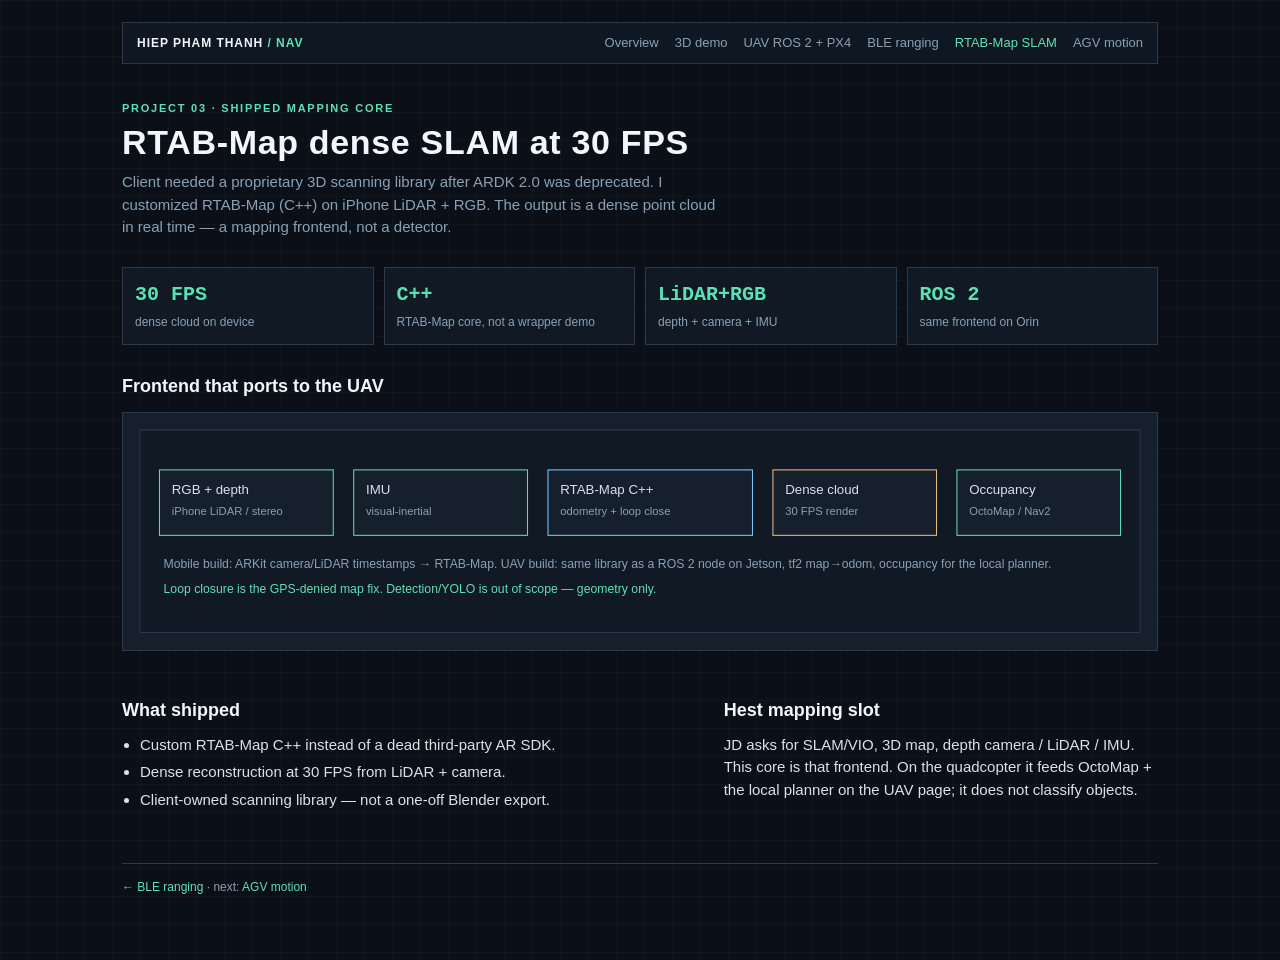
<file: slam.html>
<!DOCTYPE html>
<html lang="en">
<head>
  <meta charset="utf-8" />
  <meta name="viewport" content="width=device-width, initial-scale=1" />
  <title>RTAB-Map dense SLAM</title>
  <link rel="stylesheet" href="css/site.css" />
</head>
<body>
  <div class="wrap">
    <nav>
      <div class="brand">HIEP PHAM THANH <span>/ NAV</span></div>
      <div class="links">
        <a href="index.html">Overview</a>
        <a href="demo.html">3D demo</a>
        <a href="uav.html">UAV ROS 2 + PX4</a>
        <a href="ble.html">BLE ranging</a>
        <a class="on" href="slam.html">RTAB-Map SLAM</a>
        <a href="agv.html">AGV motion</a>
      </div>
    </nav>

    <header class="hero">
      <div class="kicker">Project 03 · shipped mapping core</div>
      <h1>RTAB-Map dense SLAM at 30 FPS</h1>
      <p class="lede">Client needed a proprietary 3D scanning library after ARDK 2.0 was deprecated. I customized RTAB-Map (C++) on iPhone LiDAR + RGB. The output is a dense point cloud in real time — a mapping frontend, not a detector.</p>
    </header>

    <div class="stats">
      <div class="stat"><b>30 FPS</b><span>dense cloud on device</span></div>
      <div class="stat"><b>C++</b><span>RTAB-Map core, not a wrapper demo</span></div>
      <div class="stat"><b>LiDAR+RGB</b><span>depth + camera + IMU</span></div>
      <div class="stat"><b>ROS 2</b><span>same frontend on Orin</span></div>
    </div>

    <h3>Frontend that ports to the UAV</h3>
    <div class="panel">
      <svg class="diagram" viewBox="0 0 980 200" role="img" aria-label="SLAM frontend">
        <rect x="1" y="1" width="978" height="198" fill="#111924" stroke="#2a3a4e"/>
        <rect x="20" y="40" width="170" height="64" fill="#161f2c" stroke="#5ee0b5"/>
        <text x="32" y="64" fill="#d7e2ee" font-size="13">RGB + depth</text>
        <text x="32" y="84" fill="#8aa0b5" font-size="11">iPhone LiDAR / stereo</text>
        <rect x="210" y="40" width="170" height="64" fill="#161f2c" stroke="#5ee0b5"/>
        <text x="222" y="64" fill="#d7e2ee" font-size="13">IMU</text>
        <text x="222" y="84" fill="#8aa0b5" font-size="11">visual-inertial</text>
        <rect x="400" y="40" width="200" height="64" fill="#161f2c" stroke="#7ec8ff"/>
        <text x="412" y="64" fill="#d7e2ee" font-size="13">RTAB-Map C++</text>
        <text x="412" y="84" fill="#8aa0b5" font-size="11">odometry + loop close</text>
        <rect x="620" y="40" width="160" height="64" fill="#161f2c" stroke="#e8c07d"/>
        <text x="632" y="64" fill="#d7e2ee" font-size="13">Dense cloud</text>
        <text x="632" y="84" fill="#8aa0b5" font-size="11">30 FPS render</text>
        <rect x="800" y="40" width="160" height="64" fill="#161f2c" stroke="#5ee0b5"/>
        <text x="812" y="64" fill="#d7e2ee" font-size="13">Occupancy</text>
        <text x="812" y="84" fill="#8aa0b5" font-size="11">OctoMap / Nav2</text>
        <text x="24" y="136" fill="#8aa0b5" font-size="12">Mobile build: ARKit camera/LiDAR timestamps → RTAB-Map. UAV build: same library as a ROS 2 node on Jetson, tf2 map→odom, occupancy for the local planner.</text>
        <text x="24" y="160" fill="#5ee0b5" font-size="12">Loop closure is the GPS-denied map fix. Detection/YOLO is out of scope — geometry only.</text>
      </svg>
    </div>

    <div class="two">
      <div>
        <h3>What shipped</h3>
        <ul>
          <li>Custom RTAB-Map C++ instead of a dead third-party AR SDK.</li>
          <li>Dense reconstruction at 30 FPS from LiDAR + camera.</li>
          <li>Client-owned scanning library — not a one-off Blender export.</li>
        </ul>
      </div>
      <div>
        <h3>Hest mapping slot</h3>
        <p>JD asks for SLAM/VIO, 3D map, depth camera / LiDAR / IMU. This core is that frontend. On the quadcopter it feeds OctoMap + the local planner on the UAV page; it does not classify objects.</p>
      </div>
    </div>

    <footer><a href="ble.html">← BLE ranging</a> · next: <a href="agv.html">AGV motion</a></footer>
  </div>
</body>
</html>
</file>
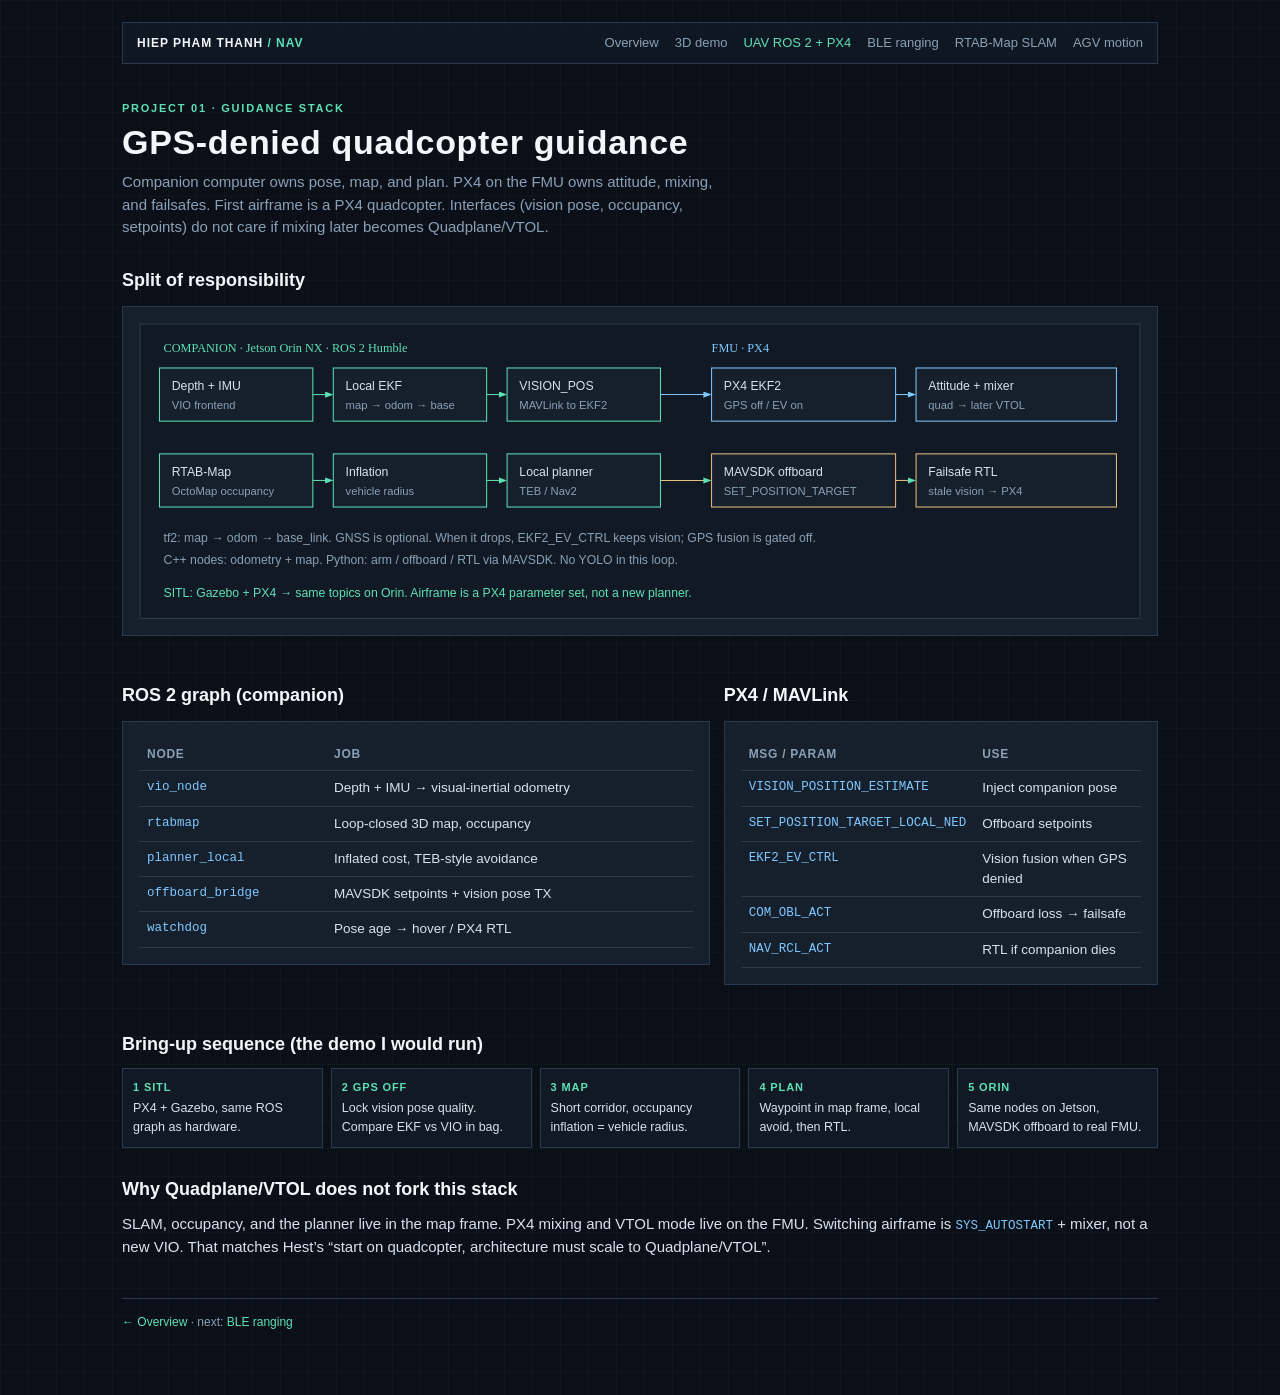
<file: uav.html>
<!DOCTYPE html>
<html lang="en">
<head>
  <meta charset="utf-8" />
  <meta name="viewport" content="width=device-width, initial-scale=1" />
  <title>UAV guidance — ROS 2 + PX4</title>
  <link rel="stylesheet" href="css/site.css" />
</head>
<body>
  <div class="wrap">
    <nav>
      <div class="brand">HIEP PHAM THANH <span>/ NAV</span></div>
      <div class="links">
        <a href="index.html">Overview</a>
        <a href="demo.html">3D demo</a>
        <a class="on" href="uav.html">UAV ROS 2 + PX4</a>
        <a href="ble.html">BLE ranging</a>
        <a href="slam.html">RTAB-Map SLAM</a>
        <a href="agv.html">AGV motion</a>
      </div>
    </nav>

    <header class="hero">
      <div class="kicker">Project 01 · guidance stack</div>
      <h1>GPS-denied quadcopter guidance</h1>
      <p class="lede">Companion computer owns pose, map, and plan. PX4 on the FMU owns attitude, mixing, and failsafes. First airframe is a PX4 quadcopter. Interfaces (vision pose, occupancy, setpoints) do not care if mixing later becomes Quadplane/VTOL.</p>
    </header>

    <h3>Split of responsibility</h3>
    <div class="panel">
      <svg class="diagram" viewBox="0 0 980 290" role="img" aria-label="Companion vs PX4 split">
        <rect x="1" y="1" width="978" height="288" fill="#111924" stroke="#2a3a4e"/>
        <text x="24" y="28" fill="#5ee0b5" font-size="12" font-family="Consolas">COMPANION · Jetson Orin NX · ROS 2 Humble</text>
        <text x="560" y="28" fill="#7ec8ff" font-size="12" font-family="Consolas">FMU · PX4</text>
        <defs>
          <marker id="arr" markerWidth="8" markerHeight="8" refX="6" refY="3" orient="auto"><path d="M0,0 L8,3 L0,6 Z" fill="#5ee0b5"/></marker>
          <marker id="arr2" markerWidth="8" markerHeight="8" refX="6" refY="3" orient="auto"><path d="M0,0 L8,3 L0,6 Z" fill="#7ec8ff"/></marker>
        </defs>
        <rect x="20" y="44" width="150" height="52" fill="#161f2c" stroke="#5ee0b5"/>
        <text x="32" y="66" fill="#d7e2ee" font-size="12">Depth + IMU</text>
        <text x="32" y="84" fill="#8aa0b5" font-size="11">VIO frontend</text>
        <line x1="170" y1="70" x2="188" y2="70" stroke="#5ee0b5" marker-end="url(#arr)"/>
        <rect x="190" y="44" width="150" height="52" fill="#161f2c" stroke="#5ee0b5"/>
        <text x="202" y="66" fill="#d7e2ee" font-size="12">Local EKF</text>
        <text x="202" y="84" fill="#8aa0b5" font-size="11">map → odom → base</text>
        <line x1="340" y1="70" x2="358" y2="70" stroke="#5ee0b5" marker-end="url(#arr)"/>
        <rect x="360" y="44" width="150" height="52" fill="#161f2c" stroke="#5ee0b5"/>
        <text x="372" y="66" fill="#d7e2ee" font-size="12">VISION_POS</text>
        <text x="372" y="84" fill="#8aa0b5" font-size="11">MAVLink to EKF2</text>
        <line x1="510" y1="70" x2="558" y2="70" stroke="#7ec8ff" marker-end="url(#arr2)"/>
        <rect x="560" y="44" width="180" height="52" fill="#161f2c" stroke="#7ec8ff"/>
        <text x="572" y="66" fill="#d7e2ee" font-size="12">PX4 EKF2</text>
        <text x="572" y="84" fill="#8aa0b5" font-size="11">GPS off / EV on</text>
        <line x1="740" y1="70" x2="758" y2="70" stroke="#7ec8ff" marker-end="url(#arr2)"/>
        <rect x="760" y="44" width="196" height="52" fill="#161f2c" stroke="#7ec8ff"/>
        <text x="772" y="66" fill="#d7e2ee" font-size="12">Attitude + mixer</text>
        <text x="772" y="84" fill="#8aa0b5" font-size="11">quad → later VTOL</text>
        <rect x="20" y="128" width="150" height="52" fill="#161f2c" stroke="#5ee0b5"/>
        <text x="32" y="150" fill="#d7e2ee" font-size="12">RTAB-Map</text>
        <text x="32" y="168" fill="#8aa0b5" font-size="11">OctoMap occupancy</text>
        <line x1="170" y1="154" x2="188" y2="154" stroke="#5ee0b5" marker-end="url(#arr)"/>
        <rect x="190" y="128" width="150" height="52" fill="#161f2c" stroke="#5ee0b5"/>
        <text x="202" y="150" fill="#d7e2ee" font-size="12">Inflation</text>
        <text x="202" y="168" fill="#8aa0b5" font-size="11">vehicle radius</text>
        <line x1="340" y1="154" x2="358" y2="154" stroke="#5ee0b5" marker-end="url(#arr)"/>
        <rect x="360" y="128" width="150" height="52" fill="#161f2c" stroke="#5ee0b5"/>
        <text x="372" y="150" fill="#d7e2ee" font-size="12">Local planner</text>
        <text x="372" y="168" fill="#8aa0b5" font-size="11">TEB / Nav2</text>
        <line x1="510" y1="154" x2="558" y2="154" stroke="#e8c07d" marker-end="url(#arr)"/>
        <rect x="560" y="128" width="180" height="52" fill="#161f2c" stroke="#e8c07d"/>
        <text x="572" y="150" fill="#d7e2ee" font-size="12">MAVSDK offboard</text>
        <text x="572" y="168" fill="#8aa0b5" font-size="11">SET_POSITION_TARGET</text>
        <line x1="740" y1="154" x2="758" y2="154" stroke="#e8c07d" marker-end="url(#arr)"/>
        <rect x="760" y="128" width="196" height="52" fill="#161f2c" stroke="#e8c07d"/>
        <text x="772" y="150" fill="#d7e2ee" font-size="12">Failsafe RTL</text>
        <text x="772" y="168" fill="#8aa0b5" font-size="11">stale vision → PX4</text>
        <text x="24" y="214" fill="#8aa0b5" font-size="12">tf2: map → odom → base_link. GNSS is optional. When it drops, EKF2_EV_CTRL keeps vision; GPS fusion is gated off.</text>
        <text x="24" y="236" fill="#8aa0b5" font-size="12">C++ nodes: odometry + map. Python: arm / offboard / RTL via MAVSDK. No YOLO in this loop.</text>
        <text x="24" y="268" fill="#5ee0b5" font-size="12">SITL: Gazebo + PX4 → same topics on Orin. Airframe is a PX4 parameter set, not a new planner.</text>
      </svg>
    </div>

    <div class="two">
      <div>
        <h3>ROS 2 graph (companion)</h3>
        <div class="panel">
          <table>
            <tr><th>Node</th><th>Job</th></tr>
            <tr><td class="mono">vio_node</td><td>Depth + IMU → visual-inertial odometry</td></tr>
            <tr><td class="mono">rtabmap</td><td>Loop-closed 3D map, occupancy</td></tr>
            <tr><td class="mono">planner_local</td><td>Inflated cost, TEB-style avoidance</td></tr>
            <tr><td class="mono">offboard_bridge</td><td>MAVSDK setpoints + vision pose TX</td></tr>
            <tr><td class="mono">watchdog</td><td>Pose age → hover / PX4 RTL</td></tr>
          </table>
        </div>
      </div>
      <div>
        <h3>PX4 / MAVLink</h3>
        <div class="panel">
          <table>
            <tr><th>Msg / param</th><th>Use</th></tr>
            <tr><td class="mono">VISION_POSITION_ESTIMATE</td><td>Inject companion pose</td></tr>
            <tr><td class="mono">SET_POSITION_TARGET_LOCAL_NED</td><td>Offboard setpoints</td></tr>
            <tr><td class="mono">EKF2_EV_CTRL</td><td>Vision fusion when GPS denied</td></tr>
            <tr><td class="mono">COM_OBL_ACT</td><td>Offboard loss → failsafe</td></tr>
            <tr><td class="mono">NAV_RCL_ACT</td><td>RTL if companion dies</td></tr>
          </table>
        </div>
      </div>
    </div>

    <h3>Bring-up sequence (the demo I would run)</h3>
    <div class="steps">
      <div class="step"><b>1 SITL</b>PX4 + Gazebo, same ROS graph as hardware.</div>
      <div class="step"><b>2 GPS OFF</b>Lock vision pose quality. Compare EKF vs VIO in bag.</div>
      <div class="step"><b>3 MAP</b>Short corridor, occupancy inflation = vehicle radius.</div>
      <div class="step"><b>4 PLAN</b>Waypoint in map frame, local avoid, then RTL.</div>
      <div class="step"><b>5 ORIN</b>Same nodes on Jetson, MAVSDK offboard to real FMU.</div>
    </div>

    <h3>Why Quadplane/VTOL does not fork this stack</h3>
    <p>SLAM, occupancy, and the planner live in the map frame. PX4 mixing and VTOL mode live on the FMU. Switching airframe is <code>SYS_AUTOSTART</code> + mixer, not a new VIO. That matches Hest’s “start on quadcopter, architecture must scale to Quadplane/VTOL”.</p>

    <footer><a href="index.html">← Overview</a> · next: <a href="ble.html">BLE ranging</a></footer>
  </div>
</body>
</html>
</file>
<file: css/site.css>
:root {
  --bg: #0b1018;
  --bg-2: #111924;
  --panel: #161f2c;
  --line: #2a3a4e;
  --ink: #d7e2ee;
  --muted: #8aa0b5;
  --title: #f3f7fb;
  --accent: #5ee0b5;
  --accent-2: #7ec8ff;
  --warn: #e8c07d;
  --max: 1080px;
}
* { box-sizing: border-box; margin: 0; padding: 0; }
html, body {
  background: var(--bg);
  color: var(--ink);
  font: 15px/1.5 "Segoe UI", "IBM Plex Sans", Calibri, sans-serif;
}
body {
  background-image:
    linear-gradient(rgba(94,224,181,0.035) 1px, transparent 1px),
    linear-gradient(90deg, rgba(94,224,181,0.035) 1px, transparent 1px);
  background-size: 28px 28px;
  min-height: 100vh;
}
a { color: var(--accent); text-decoration: none; }
a:hover { text-decoration: underline; }
.wrap { max-width: var(--max); margin: 0 auto; padding: 22px 22px 64px; }
nav {
  display: flex;
  justify-content: space-between;
  align-items: center;
  gap: 16px;
  padding: 10px 14px;
  border: 1px solid var(--line);
  background: rgba(17,25,36,0.92);
  position: sticky;
  top: 12px;
  z-index: 5;
}
.brand { font-weight: 700; letter-spacing: 0.08em; color: var(--title); font-size: 12px; }
.brand span { color: var(--accent); }
.links { display: flex; gap: 16px; flex-wrap: wrap; font-size: 13px; }
.links a { color: var(--muted); text-decoration: none; }
.links a:hover, .links a.on { color: var(--accent); }
.hero { margin: 36px 0 28px; }
.kicker {
  font-size: 11px;
  letter-spacing: 0.16em;
  text-transform: uppercase;
  color: var(--accent);
  font-weight: 700;
}
h1 { font-size: 34px; line-height: 1.1; color: var(--title); margin: 8px 0 10px; letter-spacing: 0.02em; }
.lede { color: var(--muted); max-width: 72ch; }
.meta { margin-top: 14px; display: flex; gap: 18px; flex-wrap: wrap; color: var(--muted); font-size: 13px; }
.grid { display: grid; grid-template-columns: repeat(2, 1fr); gap: 14px; }
.card {
  background: var(--panel);
  border: 1px solid var(--line);
  padding: 16px 16px 14px;
  min-height: 148px;
  display: flex;
  flex-direction: column;
  gap: 6px;
}
.card:hover { border-color: var(--accent); }
.card .id { font-size: 11px; color: var(--accent-2); letter-spacing: 0.12em; }
.card h2 { font-size: 18px; color: var(--title); }
.card p { color: var(--muted); font-size: 13.5px; flex: 1; }
.tagrow { display: flex; gap: 6px; flex-wrap: wrap; }
.tag {
  font-size: 11px;
  border: 1px solid var(--line);
  color: var(--ink);
  padding: 2px 7px;
}
.stats { display: grid; grid-template-columns: repeat(4, 1fr); gap: 10px; margin: 22px 0; }
.stat { background: var(--bg-2); border: 1px solid var(--line); padding: 12px; }
.stat b { display: block; color: var(--accent); font-size: 20px; font-family: Consolas, monospace; }
.stat span { color: var(--muted); font-size: 12px; }
h3 { color: var(--title); font-size: 18px; margin: 28px 0 10px; }
p { margin: 0 0 10px; }
ul, ol { padding-left: 18px; margin: 0 0 12px; }
li { margin: 0 0 5px; }
.panel {
  background: var(--panel);
  border: 1px solid var(--line);
  padding: 16px;
  margin: 12px 0 18px;
  overflow-x: auto;
}
.note { color: var(--warn); font-size: 13px; }
.two { display: grid; grid-template-columns: 1.15fr 0.85fr; gap: 14px; }
table { width: 100%; border-collapse: collapse; font-size: 13.5px; }
th, td { text-align: left; padding: 7px 8px; border-bottom: 1px solid var(--line); vertical-align: top; }
th { color: var(--muted); font-weight: 600; font-size: 12px; letter-spacing: 0.06em; text-transform: uppercase; }
code, .mono { font-family: Consolas, "Cascadia Mono", monospace; font-size: 12.5px; color: var(--accent-2); }
footer { margin-top: 40px; color: var(--muted); font-size: 12px; border-top: 1px solid var(--line); padding-top: 14px; }
svg.diagram { width: 100%; height: auto; display: block; }
.steps { display: grid; grid-template-columns: repeat(5, 1fr); gap: 8px; }
.step { background: var(--bg-2); border: 1px solid var(--line); padding: 10px; font-size: 12.5px; }
.step b { display: block; color: var(--accent); font-size: 11px; letter-spacing: 0.08em; margin-bottom: 4px; }
@media (max-width: 820px) {
  .grid, .stats, .two, .steps { grid-template-columns: 1fr; }
  h1 { font-size: 26px; }
  nav { position: static; }
}
</file>
